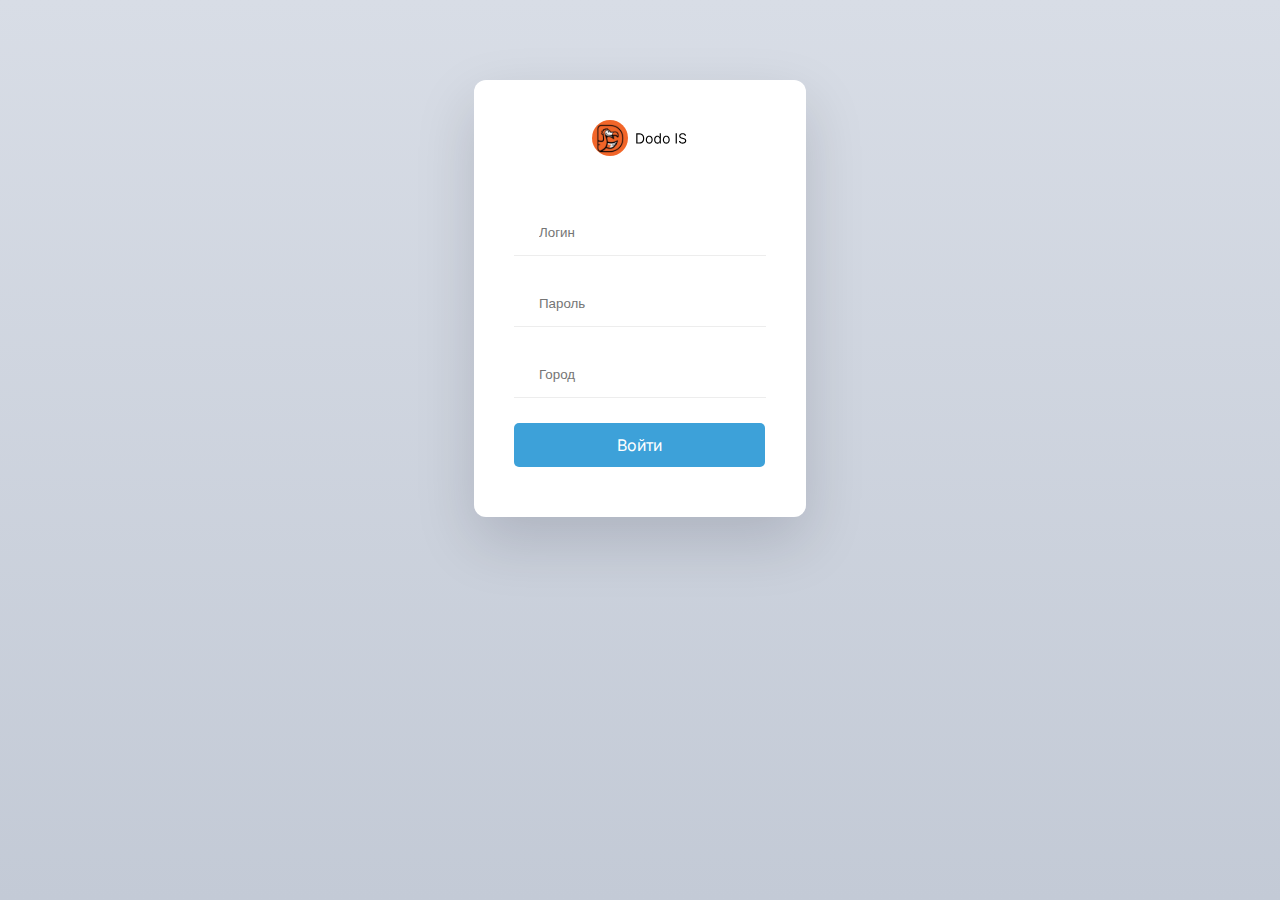
<file: index.html>
<!DOCTYPE html>
<html lang="en">
<head>
    <meta charset="UTF-8">
    <meta http-equiv="X-UA-Compatible" content="IE=edge">
    <meta name="viewport" content="width=device-width, initial-scale=1.0">
    <link rel="shortcut icon" href="img/image 1.svg" type="image/x-icon">
    <link rel="stylesheet" href="css/style.css">
    <title>Вход</title>
</head>
<body>

    <div class="container">
        <div class="logo">
            <a href=""><img src="img/logo.svg" alt=""></a>
        </div>

        <form action="" class="form">
            <input  class="form_log" type="text" placeholder="Логин">
            <input type="text" placeholder="Пароль">
            <input type="text" placeholder="Город">

            <a href="home.html" class="btn">Войти</a>
        </div>


        
        </form>

        
    </div>
    
</body>
</html>
</file>
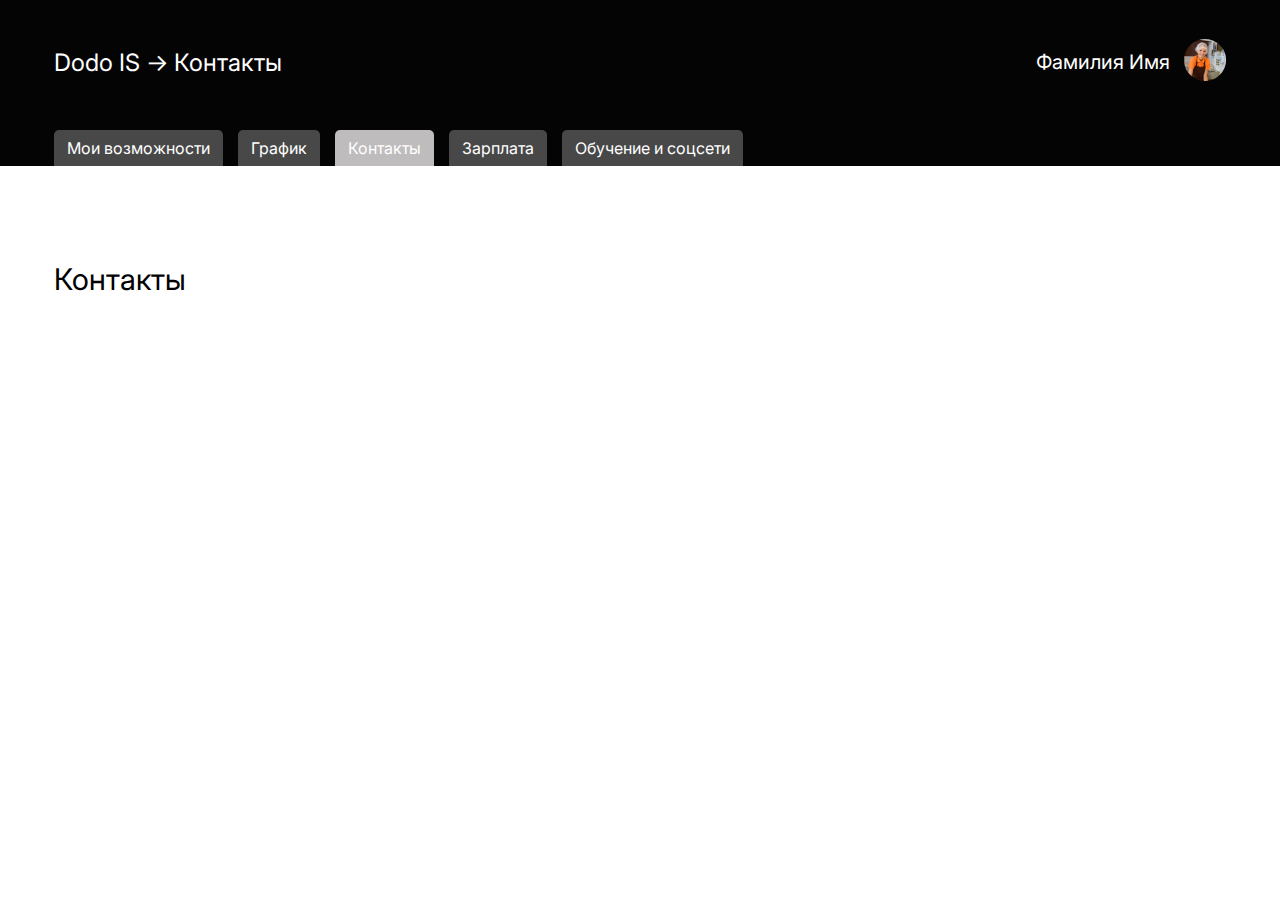
<file: Contacs.html>
<!DOCTYPE html>
<html lang="en">
<head>
    <meta charset="UTF-8">
    <meta http-equiv="X-UA-Compatible" content="IE=edge">
    <meta name="viewport" content="width=device-width, initial-scale=1.0">
    <link rel="shortcut icon" href="img/image 1.svg" type="image/x-icon">
    <link rel="stylesheet" href="css/Contacs.css">
    <title>Контакты</title>
</head>
<body>

    <header class="header">
        <div class="container">
            <div class="bootmom_header">
                <div class="left-header"><h1>Dodo IS → Контакты</h1></div>
                <div class="right">
                    <div class="account">
                        <div class="left_account">
                             <h2>Фамилия Имя</h2>
                        </div>
                        <div class="right_account">
                               <img src="img/Ellipse 4.png" alt="">
                        </div>
                    </div>

                    
                </div>
            </div>

            <div class="menu">
                <ul>
                    <li class="btn_main"><a href="home.html">Мои возможности</a></li>
                    <li class="btn_main"><a href="schedule.html">График</a></li>
                    <li  class="btn_active"><a href="Contacs.html">Контакты</a></li>
                    <li  class="btn_main"><a href="salary.html">Зарплата</a></li>
                    <li  class="btn_main"><a href="training and social networks.html">Обучение и соцсети</a></li>
                </ul>
            </div>
        </div>
    </header>

    <div class="container">
       <h1 class="title_h1">Контакты</h1>
      
    </div>
    
</body>
</html>
</file>
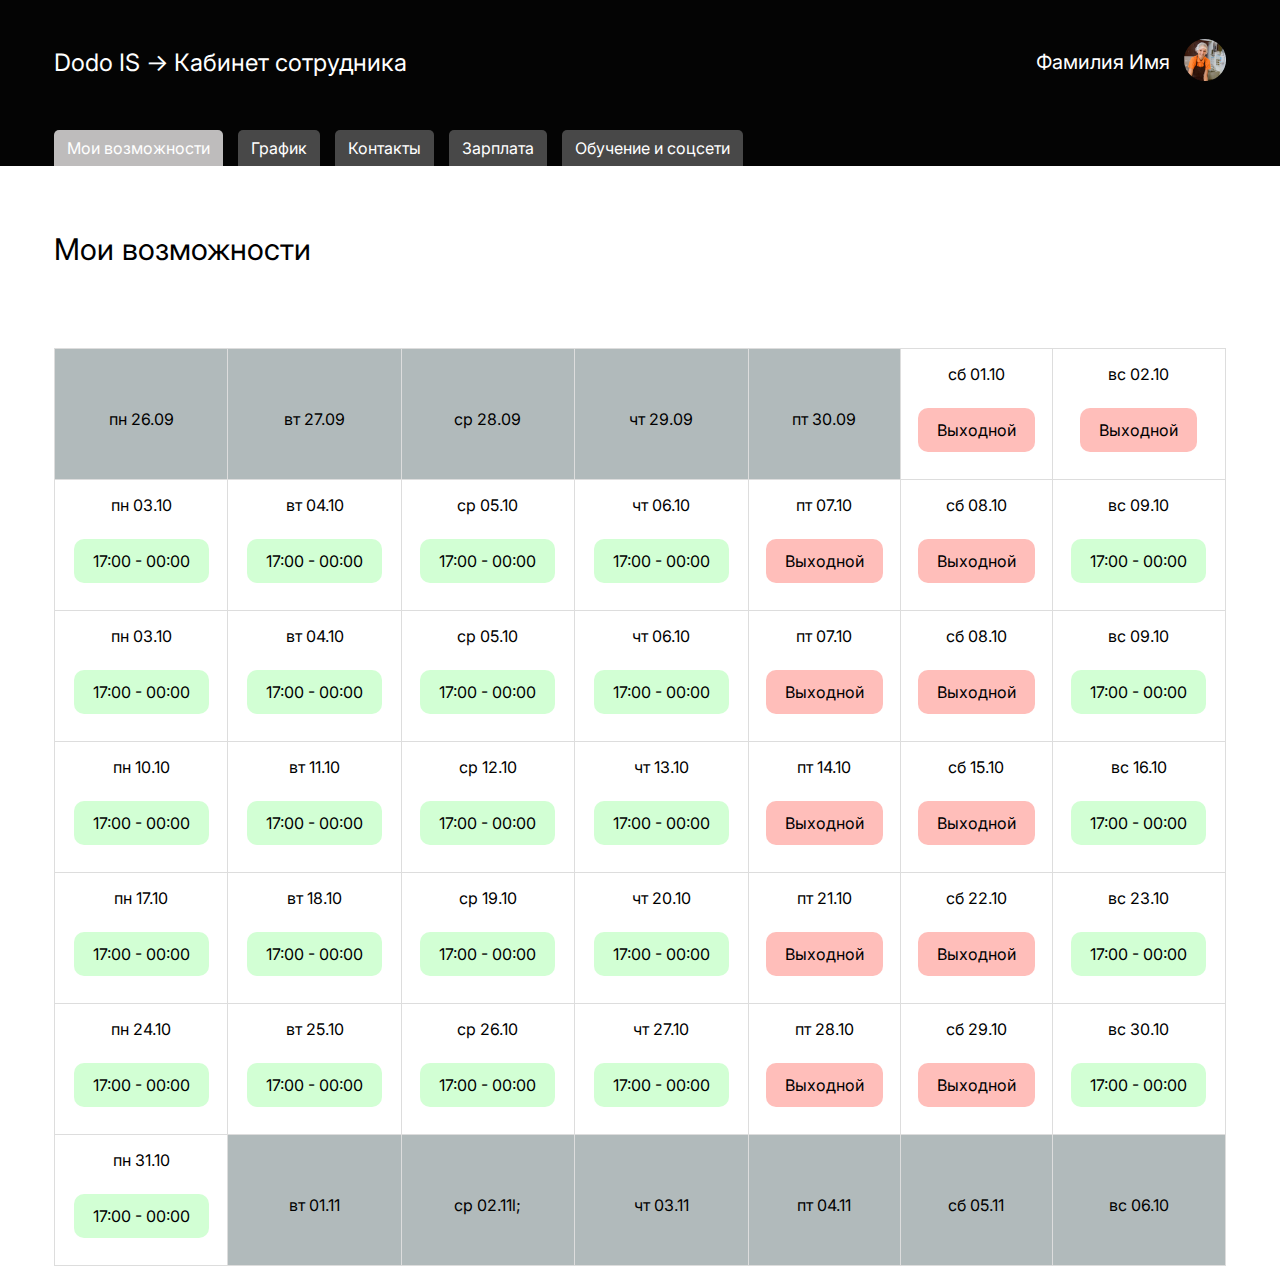
<file: home.html>
<!DOCTYPE html>
<html lang="en">
<head>
    <meta charset="UTF-8">
    <meta http-equiv="X-UA-Compatible" content="IE=edge">
    <meta name="viewport" content="width=device-width, initial-scale=1.0">
    <link rel="shortcut icon" href="img/image 1.svg" type="image/x-icon">
    <link rel="stylesheet" href="css/home.css">
    <title>Главная страница</title>
</head>
<body>

    <header class="header">
        <div class="container">
            <div class="bootmom_header">
                <div class="left-header"><h1>Dodo IS → Кабинет сотрудника</h1></div>
                <div class="right">
                    <div class="account">
                        <div class="left_account">
                             <h2>Фамилия Имя</h2>
                        </div>
                        <div class="right_account">
                               <img src="img/Ellipse 4.png" alt="">
                        </div>
                    </div>

                    
                </div>
            </div>

            <div class="menu">
                <ul>
                    <li class="btn_active"><a href="home.html">Мои возможности</a></li>
                    <li class="btn_main"><a href="schedule.html">График</a></li>
                    <li  class="btn_main"><a href="Contacs.html">Контакты</a></li>
                    <li  class="btn_main"><a href="salary.html">Зарплата</a></li>
                    <li  class="btn_main"><a href="training and social networks.html">Обучение и соцсети</a></li>
                </ul>
            </div>
        </div>
    </header>

    <div class="container">
       <h1 class="title_h1">Мои возможности</h1>
       <table class="table">
        <thead>
            <tr>
                <td class="no_time">пн 26.09
                </td>
                <td class="no_time">вт 27.09
                </td>
                <td class="no_time">ср 28.09
                </td>
                <td class="no_time">чт 29.09
                </td>
                <td class="no_time">пт 30.09
                </td>
                <td>сб 01.10
                    <div class="p_time p_time_red">
                       Выходной
                    </div>
                </td>
                <td>вс 02.10
                    <div class="p_time p_time_red">
                        Выходной
                     </div>
                </td>
            </tr>
        </thead>
        <tbody>
            <tr>
                <td>пн 03.10
                    <div class="p_time">
                        17:00 - 00:00
                    </div>
                </td>
                <td>вт 04.10 
                    <div class="p_time">
                        17:00 - 00:00
                    </div>
                </td>
                <td>ср 05.10
                    <div class="p_time">
                        17:00 - 00:00
                    </div>
                </td>
                <td>чт 06.10
                    <div class="p_time">
                        17:00 - 00:00
                    </div>
                </td>
                <td>пт 07.10
                    <div class="p_time p_time_red">
                        Выходной
                     </div>
                </td>
                <td>сб 08.10
                    <div class="p_time p_time_red">
                        Выходной
                     </div>
                </td>
                <td>вс 09.10
                    <div class="p_time">
                        17:00 - 00:00
                    </div>
                </td>
            </tr>

            <tr>
                <td>пн 03.10
                    <div class="p_time">
                        17:00 - 00:00
                    </div>
                </td>
                <td>вт 04.10 
                    <div class="p_time">
                        17:00 - 00:00
                    </div>
                </td>
                <td>ср 05.10
                    <div class="p_time">
                        17:00 - 00:00
                    </div>
                </td>
                <td>чт 06.10
                    <div class="p_time">
                        17:00 - 00:00
                    </div>
                </td>
                <td>пт 07.10
                    <div class="p_time p_time_red">
                        Выходной
                     </div>
                </td>
                <td>сб 08.10
                    <div class="p_time p_time_red">
                        Выходной
                     </div>
                </td>
                <td>вс 09.10
                    <div class="p_time">
                        17:00 - 00:00
                    </div>
                </td>
            </tr>

            <tr>
                <td>пн 10.10
                    <div class="p_time">
                        17:00 - 00:00
                    </div>
                </td>
                <td>вт 11.10 
                    <div class="p_time">
                        17:00 - 00:00
                    </div>
                </td>
                <td>ср 12.10
                    <div class="p_time">
                        17:00 - 00:00
                    </div>
                </td>
                <td>чт 13.10
                    <div class="p_time">
                        17:00 - 00:00
                    </div>
                </td>
                <td>пт 14.10
                    <div class="p_time p_time_red">
                        Выходной
                     </div>
                </td>
                <td>сб 15.10
                    <div class="p_time p_time_red">
                        Выходной
                     </div>
                </td>
                <td>вс 16.10
                    <div class="p_time">
                        17:00 - 00:00
                    </div>
                </td>
            </tr>

            <tr>
                <td>пн 17.10
                    <div class="p_time">
                        17:00 - 00:00
                    </div>
                </td>
                <td>вт 18.10 
                    <div class="p_time">
                        17:00 - 00:00
                    </div>
                </td>
                <td>ср 19.10
                    <div class="p_time">
                        17:00 - 00:00
                    </div>
                </td>
                <td>чт 20.10
                    <div class="p_time">
                        17:00 - 00:00
                    </div>
                </td>
                <td>пт 21.10
                    <div class="p_time p_time_red">
                        Выходной
                     </div>
                </td>
                <td>сб 22.10
                    <div class="p_time p_time_red">
                        Выходной
                     </div>
                </td>
                <td>вс 23.10
                    <div class="p_time">
                        17:00 - 00:00
                    </div>
                </td>
            </tr>

            <tr>
                <td>пн 24.10
                    <div class="p_time">
                        17:00 - 00:00
                    </div>
                </td>
                <td>вт 25.10 
                    <div class="p_time">
                        17:00 - 00:00
                    </div>
                </td>
                <td>ср 26.10
                    <div class="p_time">
                        17:00 - 00:00
                    </div>
                </td>
                <td>чт 27.10
                    <div class="p_time">
                        17:00 - 00:00
                    </div>
                </td>
                <td>пт 28.10
                    <div class="p_time p_time_red">
                        Выходной
                     </div>
                </td>
                <td>сб 29.10
                    <div class="p_time p_time_red">
                        Выходной
                     </div>
                </td>
                <td>вс 30.10
                    <div class="p_time">
                        17:00 - 00:00
                    </div>
                </td>
            </tr>

            <tr>
                <td>пн 31.10
                    <div class="p_time">
                        17:00 - 00:00
                    </div>
                </td>
                <td class="no_time">вт 01.11 
                   
                </td>
                <td class="no_time">ср 02.11l;
                    
                </td>
                <td class="no_time">чт 03.11
                </td>
                <td class="no_time">пт 04.11
                    
                </td>
                <td class="no_time">сб 05.11
                    
                </td>
                <td class="no_time">вс 06.10
                </td>
            </tr>
        </tbody>
    </table>
    </div>
    
</body>
</html>
</file>
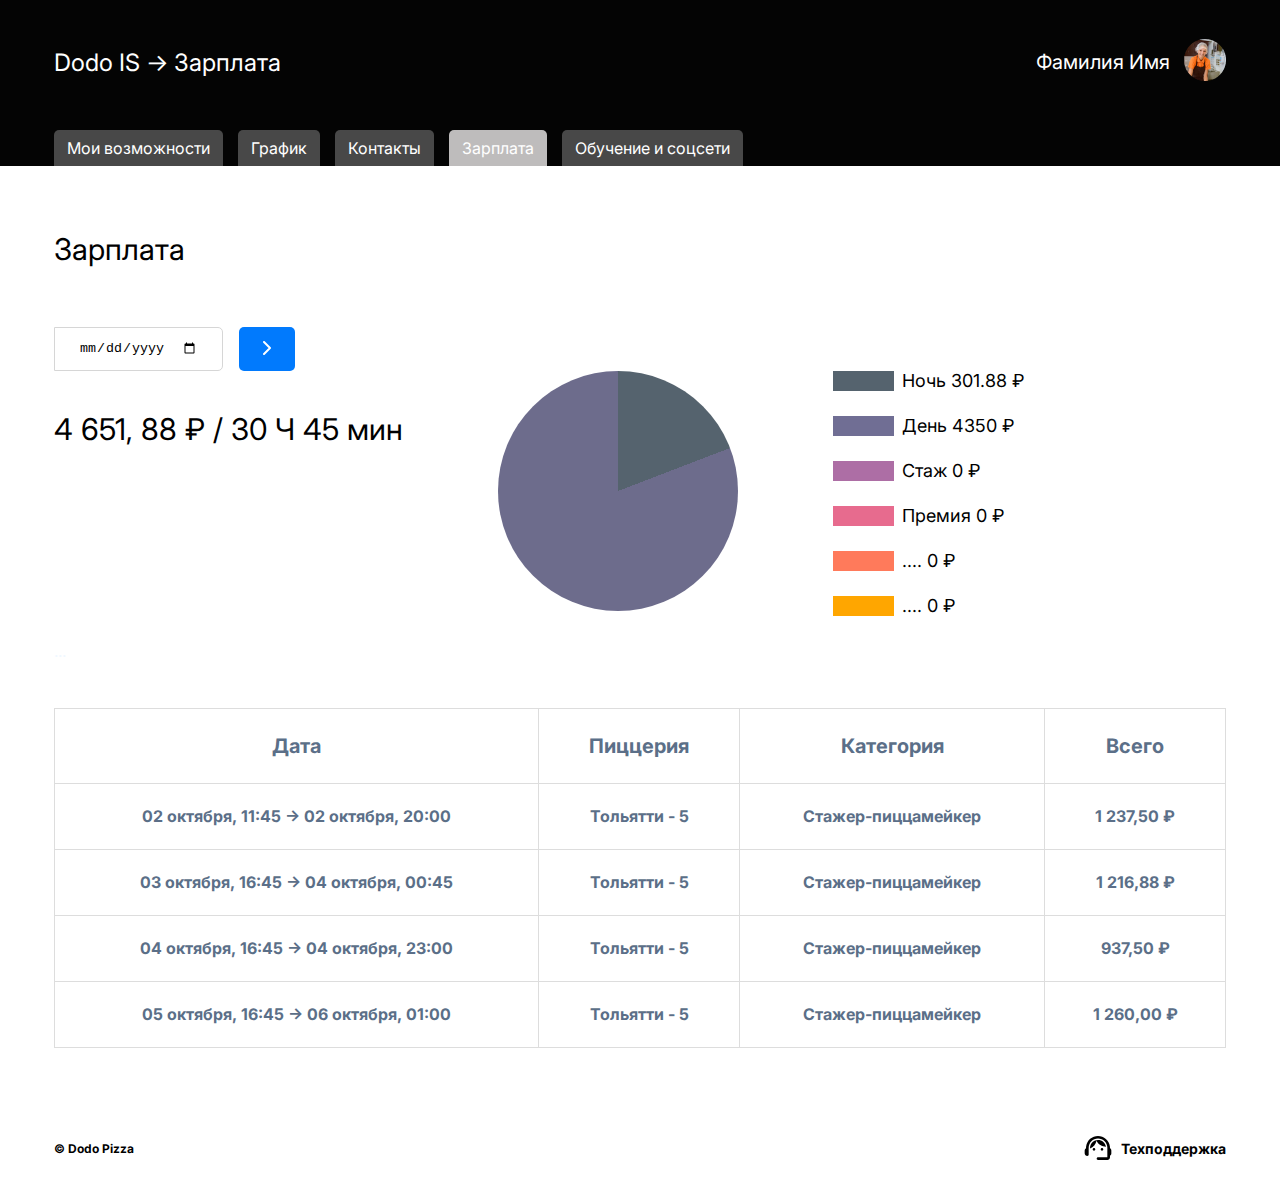
<file: salary.html>
<!DOCTYPE html>
<html lang="en">
<head>
    <meta charset="UTF-8">
    <meta http-equiv="X-UA-Compatible" content="IE=edge">
    <meta name="viewport" content="width=device-width, initial-scale=1.0">
    <link rel="shortcut icon" href="img/image 1.svg" type="image/x-icon">
    <title>Зарплата</title>
    <link rel="stylesheet" href="css/salary.css">
</head>
<body>
    <header class="header">
        <div class="container">
            <div class="bootmom_header">
                <div class="left-header"><h1>Dodo IS → Зарплата</h1></div>
                <div class="right">
                    <div class="account">
                        <div class="left_account">
                             <h2>Фамилия Имя</h2>
                        </div>
                        <div class="right_account">
                               <img src="img/Ellipse 4.png" alt="">
                        </div>
                    </div>

                    
                </div>
            </div>

            <div class="menu">
                <ul>
                    <li class="btn_main"><a href="home.html">Мои возможности</a></li>
                    <li class="btn_main"><a href="schedule.html">График</a></li>
                    <li  class="btn_main"><a href="Contacs.html">Контакты</a></li>
                    <li  class=" btn_active"><a href="salary.html">Зарплата</a></li>
                    <li  class="btn_main"><a href="training and social networks.html">Обучение и соцсети</a></li>
                </ul>
            </div>
        </div>
    </header>

    <div class="container">
        <h1 class="title_h1">Зарплата</h1>

        <div class="input">
            <input class="input_time" type="date">

            <div class="btn_here">
                <a href=""><svg width="8" height="14" viewBox="0 0 8 14" fill="none" xmlns="http://www.w3.org/2000/svg">
                    <path d="M1 13L7 7L1 1" stroke="white" stroke-width="2" stroke-linecap="round" stroke-linejoin="round"/>
                    </svg>
                </a>
            </div>
        </div>
        
        <div class="schedule_cont">
            <div class="diagr_content" style="
            display: flex;
            justify-content: space-between;
            gap: 95px;">
                <div class="price">
                    4 651, 88 ₽ / 30 Ч 45 мин
                </div>
    
                <div class="pie">
                  </div>

                  <div class="block">
                    <div class="block_1">
                        <div class="left">
                            <div class="blc"></div>
                        </div>
                        <div class="right">
                            <p>Ночь  301.88 ₽</p>
                        </div>
                    </div>

                    <div class="block_1">
                        <div class="left">
                            <div class="blc_1"></div>
                        </div>
                        <div class="right">
                            <p>День  4350 ₽</p>
                        </div>
                    </div>

                    <div class="block_1">
                        <div class="left">
                            <div class="blc_2"></div>
                        </div>
                        <div class="right">
                            <p>Стаж  0 ₽</p>
                        </div>
                    </div>

                    <div class="block_1">
                        <div class="left">
                            <div class="blc_3"></div>
                        </div>
                        <div class="right">
                            <p>Премия  0 ₽</p>
                        </div>
                    </div>

                    <div class="block_1">
                        <div class="left">
                            <div class="blc_4"></div>
                        </div>
                        <div class="right">
                            <p>....  0 ₽</p>
                        </div>
                    </div>

                    <div class="block_1">
                        <div class="left">
                            <div class="blc_5"></div>
                        </div>
                        <div class="right">
                            <p>....  0 ₽</p>
                        </div>
                    </div>
                  </div>
            </div> 
        </div>
        <table class="table">
            <thead>
                <tr>
                    <th>Дата</th>
                    <th>Пиццерия</th>
                    <th>Категория</th>
                    <th>Всего</th>
                </tr>
            </thead>
            <tbody>
                <tr>
                    <td>02 октября, 11:45 → 02 октября, 20:00  </td>
                    <td>Тольятти - 5 </td>
                    <td>Стажер-пиццамейкер</td>
                    <td>1 237,50 ₽</td>
                </tr>
                <tr>
                    <td>03 октября, 16:45 → 04 октября, 00:45  </td>
                    <td>Тольятти - 5 </td>
                    <td>Стажер-пиццамейкер</td>
                    <td>1 216,88 ₽</td>
                </tr>
                <tr>
                    <td>04 октября, 16:45 → 04 октября, 23:00</td>
                    <td>Тольятти - 5 </td>
                    <td>Стажер-пиццамейкер</td>
                    <td>937,50 ₽</td>
                </tr>
                <tr>
                    <td>05 октября, 16:45 → 06 октября, 01:00</td>
                    <td>Тольятти - 5 </td>
                    <td>Стажер-пиццамейкер</td>
                    <td>1 260,00 ₽</td>
                </tr>
                ...
            </tbody>
        </table>
    </div>

    <footer class="footer">
        <div class="container footer_container">
            <div class="left_footer">
                <p>© Dodo Pizza</p>
            </div>
            <div class="righr_footer">
                <img src="img/material-symbols_support-agent-rounded.svg" alt="">
                <a href="">Техподдержка</a>
            </div>
        </div>
    </footer>

    

</body>
</html>
</file>
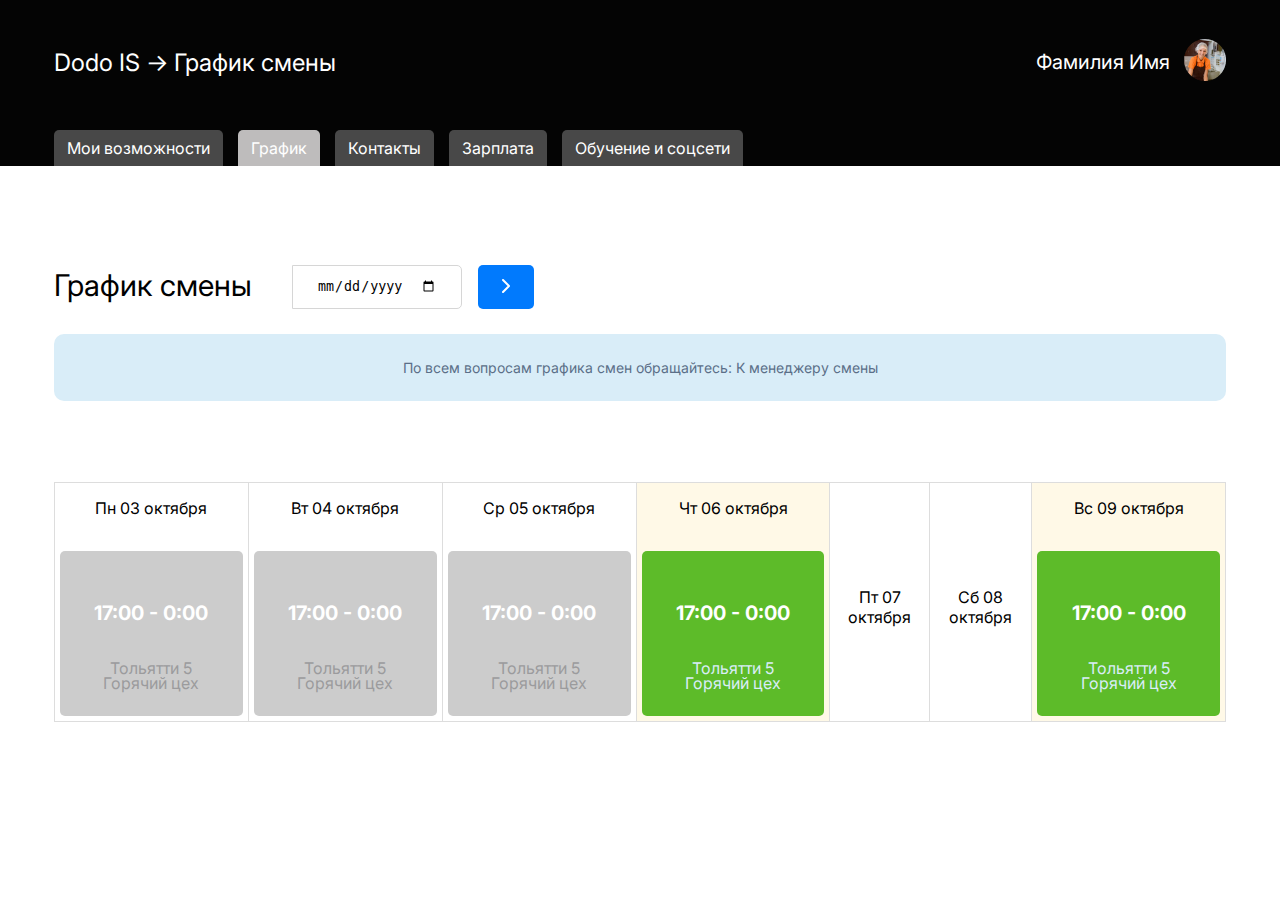
<file: schedule.html>
<!DOCTYPE html>
<html lang="en">
<head>
    <meta charset="UTF-8">
    <meta http-equiv="X-UA-Compatible" content="IE=edge">
    <meta name="viewport" content="width=device-width, initial-scale=1.0">
    <link rel="shortcut icon" href="img/image 1.svg" type="image/x-icon">
    <link rel="stylesheet" href="css/schedule.css">
    <title>Главная страница</title>
</head>
<body>

    <header class="header">
        <div class="container">
            <div class="bootmom_header">
                <div class="left-header"><h1>Dodo IS → График смены</h1></div>
                <div class="right">
                    <div class="account">
                        <div class="left_account">
                             <h2>Фамилия Имя</h2>
                        </div>
                        <div class="right_account">
                               <img src="img/Ellipse 4.png" alt="">
                        </div>
                    </div>

                    
                </div>
            </div>

            <div class="menu">
                <ul>
                    <li class="btn_main"><a href="home.html">Мои возможности</a></li>
                    <li class="btn_active"><a href="schedule.html">График</a></li>
                    <li  class="btn_main"><a href="Contacs.html">Контакты</a></li>
                    <li  class="btn_main"><a href="salary.html">Зарплата</a></li>
                    <li  class="btn_main"><a href="training and social networks.html">Обучение и соцсети</a></li>
                </ul>
            </div>
        </div>
    </header>

    <div class="container">
        <div class="scheule_cont">
                <h1 class="title_h1">График смены</h1>

                <div class="input">
                    <input class="input_time" type="date">

                    <div class="btn_here">
                        <a href=""><svg width="8" height="14" viewBox="0 0 8 14" fill="none" xmlns="http://www.w3.org/2000/svg">
                            <path d="M1 13L7 7L1 1" stroke="white" stroke-width="2" stroke-linecap="round" stroke-linejoin="round"/>
                            </svg>
                        </a>
                    </div>
                </div>     
        </div>

        <div class="info_scheule">
            <p>По всем вопросам графика смен обращайтесь: К менеджеру смены</p>
        </div>

        <table class="table">
            <thead>
                <tr>
                    <td >Пн 03 октября
                        <div class="block_info_time">
                            <p class="time">17:00 - 0:00</p>

                            <div class="txt">
                                <p>Тольятти 5 Горячий цех</p>
                            </div>
                            
                        </div>

                    </td>
                    <td>Вт 04 октября
                        <div class="block_info_time">
                            <p class="time">17:00 - 0:00</p>

                            <div class="txt">
                                <p>Тольятти 5 Горячий цех</p>
                            </div>
                            
                        </div>
                    </td>
                    <td>Ср 05 октября
                        <div class="block_info_time">
                            <p class="time">17:00 - 0:00</p>

                            <div class="txt">
                                <p>Тольятти 5 Горячий цех</p>
                            </div>
                            
                        </div>
                    </td>
                    <td class="active_td">Чт 06 октября

                        <div class="block_info_time active_card">
                            <p class="time active_time">17:00 - 0:00</p>

                            <div class="txt">
                                <p class="active_p" >Тольятти 5 Горячий цех</p>
                            </div>
                            
                        </div>
                    </td>
                    <td>Пт 07 октября
                    </td>
                    <td>Сб 08 октября                       
                    </td>
                    <td  class="active_td">Вс 09 октября

                        <div class="block_info_time active_card">
                            <p class="time active_time">17:00 - 0:00</p>

                            <div class="txt">
                                <p class="active_p" >Тольятти 5 Горячий цех</p>
                            </div>
                            
                        </div>
                       
                    </td>
                </tr>
            </thead>
            <tbody>
        </table>
    </div>
    
</body>
</html>
</file>
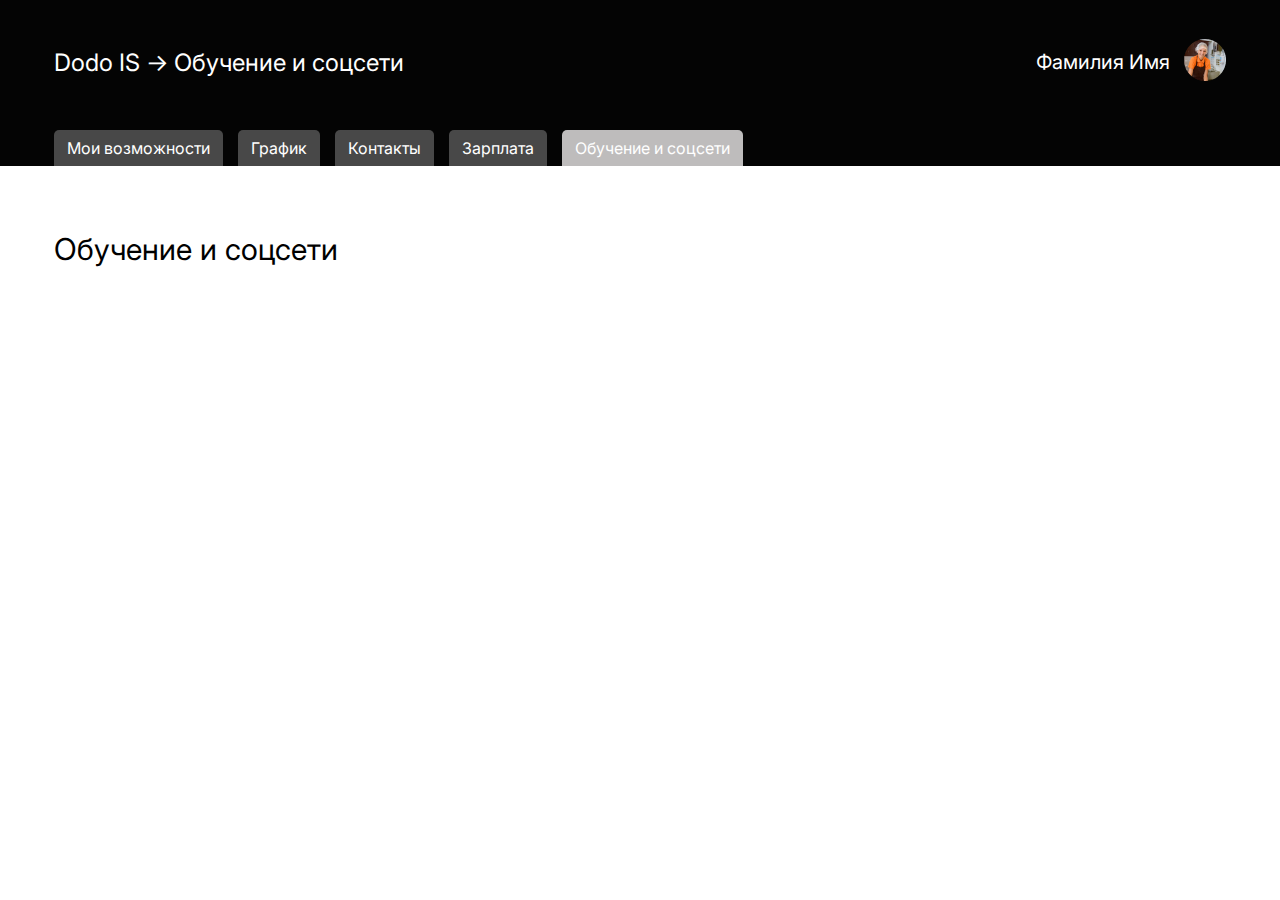
<file: training and social networks.html>
<!DOCTYPE html>
<html lang="en">
<head>
    <meta charset="UTF-8">
    <meta http-equiv="X-UA-Compatible" content="IE=edge">
    <meta name="viewport" content="width=device-width, initial-scale=1.0">
    <link rel="shortcut icon" href="img/image 1.svg" type="image/x-icon">
    <link rel="stylesheet" href="css/training and social networks.css">
    <title>Обучение и соцсети</title>
</head>
<body>

    <header class="header">
        <div class="container">
            <div class="bootmom_header">
                <div class="left-header"><h1>Dodo IS → Обучение и соцсети</h1></div>
                <div class="right">
                    <div class="account">
                        <div class="left_account">
                             <h2>Фамилия Имя</h2>
                        </div>
                        <div class="right_account">
                               <img src="img/Ellipse 4.png" alt="">
                        </div>
                    </div>

                    
                </div>
            </div>

            <div class="menu">
                <ul>
                    <li class="btn_main"><a href="home.html">Мои возможности</a></li>
                    <li class="btn_main"><a href="schedule.html">График</a></li>
                    <li  class="btn_main"><a href="Contacs.html">Контакты</a></li>
                    <li  class="btn_main"><a href="salary.html">Зарплата</a></li>
                    <li  class="btn_active"><a href="training and social networks.html">Обучение и соцсети</a></li>
                </ul>
            </div>
        </div>
    </header>

    <div class="container">
       <h1 class="title_h1">Обучение и соцсети</h1>
       
      
    </div>
    
</body>
</html>
</file>
<file: css/style.css>
@import url('https://fonts.googleapis.com/css2?family=Inter&display=swap');

*{
    padding: 0;
    margin: 0;
    box-sizing: border-box;
}

a{
    text-decoration: none;
}

body{
    font-family: 'Inter', sans-serif;
    background: linear-gradient(180deg,#d8dde6,#c3cad6) fixed;
}

.container{
    max-width: 536px;
    margin: 0 auto;
    background: #fff;
    border-radius: 12px;
    box-shadow: 0 24px 60px rgb(0 10 28 / 15%);
    box-sizing: border-box;
    margin: 80px auto auto;
    padding: 40px 40px 50px;
    position: relative;
    width: 332px;
}


.logo{
    text-align: center;
}

.form{
    width: 100%;
    display: flex;
    flex-wrap: wrap ;
    gap: 25px;
}


.form_log{
    margin-top: 50px;
}

input, .pizza{
    border-radius: 5px;
    border: 0;
    padding: 15px 25px;
    width: 300px;
    margin: 0 auto;
    border-bottom: 1px solid #ededed;
    transition: border-color .2s;
    border-bottom: 1px solid #ededed;
    outline: none;
    border-radius: 0;
}

input:focus {
    border-color: #007aff;
    border-radius: 0;
}

.option {
    font-weight: normal;
    display: block;
    white-space: nowrap;
    min-height: 1.2em;
    padding: 0px 2px 1px;
}

.card__row_big-margin-bottom {
    margin-bottom: 28px;
}

.btn{
    background: #3DA1D9;
    border-radius: 5px;
    padding: 12px 103px;
    color: #fff;
}

.btn:hover{
    background-color: #0075b9;
    transition: .3s ease-in;
}
</file>
<file: css/Contacs.css>
@import url('https://fonts.googleapis.com/css2?family=Inter&display=swap');

body::-webkit-scrollbar {
    width: 5px;              /* ширина scrollbar */
  }
  body::-webkit-scrollbar-track {
    background: #EEEEEE;        /* цвет дорожки */
  }
  body::-webkit-scrollbar-thumb {/* цвет плашки */
    border-radius: 60px;       /* закругления плашки */
    border: 3px solid #F26629;
}

*{
    padding: 0;
    margin: 0;
    box-sizing: border-box;
}

a{
    text-decoration: none;
}

li{
    list-style: none;
}

body{
    font-family: 'Inter', sans-serif;
}

.header{
    background-color: #040404;
}

.container{
    padding-right: 54px;
    padding-left: 54px;
    color: aliceblue;
    padding-top: 39px;
}

.bootmom_header{
    display: flex;
    justify-content: space-between;
    align-items: center;
}

.left-header h1{
    font-family: 'Inter';
    font-style: normal;
    font-weight: 400;
    font-size: 24px;
    line-height: 29px;
    color: #FFFFFF;
}

.account{
    display: flex;
    align-items: center;
    gap: 14px;
}

.left_account h2{
    font-family: 'Inter';
    font-style: normal;
    font-weight: 400;
    font-size: 20px;
    line-height: 24px;
    color: #FFFFFF;
}

.menu ul{
    display: flex;
    gap: 15px;
    padding-top: 45px;
}

.btn_active{
    background: #BEBCBC;
    border-radius: 5px 5px 0px 0px;
    padding: 8px 13px;
    color: #FFFFFF;
}

.btn_active:hover{
    background: #484848;
    transition: .3s ease-in;
}

.btn_active a{
    color: #FFFFFF;
}

.btn_main{
    background: #484848;
    border-radius: 5px 5px 0px 0px;
    padding: 8px 13px;
}

.btn_main a{
    color: #FFFFFF;
}

.btn_main:hover{
    background: #BEBCBC;
    transition: .3s ease-in;
}

.title_h1{
    font-family: 'Inter';
    font-style: normal;
    font-weight: 400;
    font-size: 30px;
    line-height: 36px;
    color: #000000;
    margin-top: 56px;
}
</file>
<file: css/home.css>
@import url('https://fonts.googleapis.com/css2?family=Inter&display=swap');

body::-webkit-scrollbar {
    width: 5px;              /* ширина scrollbar */
  }
  body::-webkit-scrollbar-track {
    background: #EEEEEE;        /* цвет дорожки */
  }
  body::-webkit-scrollbar-thumb {/* цвет плашки */
    border-radius: 60px;       /* закругления плашки */
    border: 3px solid #F26629;
}

*{
    padding: 0;
    margin: 0;
    box-sizing: border-box;
}

a{
    text-decoration: none;
}

li{
    list-style: none;
}

body{
    font-family: 'Inter', sans-serif;
}

.header{
    background-color: #040404;
}

.container{
    padding-right: 54px;
    padding-left: 54px;
    color: aliceblue;
    padding-top: 39px;
}

.bootmom_header{
    display: flex;
    justify-content: space-between;
    align-items: center;
}

.left-header h1{
    font-family: 'Inter';
    font-style: normal;
    font-weight: 400;
    font-size: 24px;
    line-height: 29px;
    color: #FFFFFF;
}

.account{
    display: flex;
    align-items: center;
    gap: 14px;
}

.left_account h2{
    font-family: 'Inter';
    font-style: normal;
    font-weight: 400;
    font-size: 20px;
    line-height: 24px;
    color: #FFFFFF;
}

.menu ul{
    display: flex;
    gap: 15px;
    padding-top: 45px;
}

.btn_active{
    background: #BEBCBC;
    border-radius: 5px 5px 0px 0px;
    padding: 8px 13px;
    color: #FFFFFF;
}

.btn_active:hover{
    background: #484848;
    transition: .3s ease-in;
}

.btn_active a{
    color: #FFFFFF;
}

.btn_main{
    background: #484848;
    border-radius: 5px 5px 0px 0px;
    padding: 8px 13px;
}

.btn_main a{
    color: #FFFFFF;
}

.btn_main:hover{
    background: #BEBCBC;
    transition: .3s ease-in;
}

.title_h1{
    font-family: 'Inter';
    font-style: normal;
    font-weight: 400;
    font-size: 30px;
    line-height: 36px;
    color: #000000;
    margin-top: 26px;
}

.table {
	width: 100%;
	margin-bottom: 20px;
	border: 1px solid #dddddd;
	border-collapse: collapse; 
    color: black;
    margin-top: 81px;
    text-align: center;
}

.table tr{
    height: 85px;
}
.table th {
	font-weight: bold;
	padding: 5px;
	background: #efefef;
	border: 1px solid #dddddd;
}
.table td {
	border: 1px solid #dddddd;
	padding: 5px;
    padding-top: 15px;
    
}

.p_time{
    background: linear-gradient(0deg, #D2FFD4, #D2FFD4), linear-gradient(0deg, #D2FFD4, #D2FFD4), #D2FFD4;
    border-radius: 10px;
    width: fit-content;
    padding: 12px 19px;
    display: block;
    margin: 0 auto;
    margin-top: 24px;
    margin-bottom: 22px;
}

.p_time_red{
    background: linear-gradient(0deg, #FFBEBA, #FFBEBA), linear-gradient(0deg, #D2FFD4, #D2FFD4), #D2FFD4;
    border-radius: 10px;
    width: fit-content;
    padding: 12px 19px;
    display: block;
    margin: 0 auto;
    margin-top: 24px;
    margin-bottom: 22px;
}

.no_time{
    background: #B1BABB;
}
</file>
<file: css/salary.css>
@import url('https://fonts.googleapis.com/css2?family=Inter&display=swap');

body::-webkit-scrollbar {
    width: 5px;              /* ширина scrollbar */
  }
  body::-webkit-scrollbar-track {
    background: #EEEEEE;        /* цвет дорожки */
  }
  body::-webkit-scrollbar-thumb {/* цвет плашки */
    border-radius: 60px;       /* закругления плашки */
    border: 3px solid #F26629;
}

*{
    padding: 0;
    margin: 0;
    box-sizing: border-box;
}

a{
    text-decoration: none;
}

li{
    list-style: none;
}

body{
    font-family: 'Inter', sans-serif;
}

.header{
    background-color: #040404;
}

.container{
    padding-right: 54px;
    padding-left: 54px;
    color: aliceblue;
    padding-top: 39px;
}

.bootmom_header{
    display: flex;
    justify-content: space-between;
    align-items: center;
}

.left-header h1{
    font-family: 'Inter';
    font-style: normal;
    font-weight: 400;
    font-size: 24px;
    line-height: 29px;
    color: #FFFFFF;
}

.account{
    display: flex;
    align-items: center;
    gap: 14px;
}

.left_account h2{
    font-family: 'Inter';
    font-style: normal;
    font-weight: 400;
    font-size: 20px;
    line-height: 24px;
    color: #FFFFFF;
}

.menu ul{
    display: flex;
    gap: 15px;
    padding-top: 45px;
}

.btn_active{
    background: #BEBCBC;
    border-radius: 5px 5px 0px 0px;
    padding: 8px 13px;
    color: #FFFFFF;
}

.btn_active:hover{
    background: #484848;
    transition: .3s ease-in;
}

.btn_active a{
    color: #FFFFFF;
}

.btn_main{
    background: #484848;
    border-radius: 5px 5px 0px 0px;
    padding: 8px 13px;
}

.btn_main a{
    color: #FFFFFF;
}

.btn_main:hover{
    background: #BEBCBC;
    transition: .3s ease-in;
}

.title_h1{
    font-family: 'Inter';
    font-style: normal;
    font-weight: 400;
    font-size: 30px;
    line-height: 36px;
    color: #000000;
    margin-top: 26px;
}

.input_time{
    margin-top: 60px;
    border: 1px solid #D6D6D6;
    border-radius: 0px 5px 5px 0px;
    padding: 12px 24px;
}

.btn_here{
    padding: 12px 24px;
    background: #017AFD;
    border-radius: 5px;
    width: fit-content;
    cursor: pointer;
    margin-top: 60px;
}

.btn_here:hover{
    background: #0059b8;
    transition: .3s ease-in;
}

.input{
    display: flex;
    align-items: center;
    gap: 16px;
}

.price{
    font-family: 'Inter';
    font-style: normal;
    font-weight: 400;
    font-size: 30px;
    line-height: 36px;
    color: #000000;
    margin-top: 40px;
}

.schedule_cont{
    display: flex;
    justify-content: space-between;
}

.pie {
    border-radius: 50%;
    width: 240px;
    height: 240px;
    overflow: hidden;
    background: linear-gradient(-21deg, #6D6C8C 50%, transparent 50%), linear-gradient(to right, #6D6C8C 50%, #55636E 20%);
}

.block_1{
    display: flex;
    gap: 8px;
    align-items: center;
    margin-bottom: 25px;
}

.blc{
    background: #55636E;
    width: 61px;
    height: 20px;
}

.blc_1{
    background: #706E94;
    width: 61px;
    height: 20px;
}

.blc_2{
    background: #AD6EA5;
    width: 61px;
    height: 20px;
}

.blc_2{
    background: #AD6EA5;
    width: 61px;
    height: 20px;
}

.blc_3{
    background: #E76B8E;
    width: 61px;
    height: 20px;
}

.blc_4{
    background: #FF7A5B;
    width: 61px;
    height: 20px;
}

.blc_5{
    background: #FFA600;
    width: 61px;
    height: 20px;
}

.blc_6{
    background: #AD6EA5;
    width: 61px;
    height: 20px;
}

.right p{
    font-family: 'Inter';
    font-style: normal;
    font-weight: 400;
    font-size: 18px;
    line-height: 12px;
    text-align: center;
    color: #000000;
}


.table {
	width: 100%;
	margin-bottom: 20px;
	border: 1px solid #dddddd;
	border-collapse: collapse; 
    color: #000000;
    margin-top: 47px;
}
.table th {
	border: 1px solid #dddddd;
    text-align: center;
    padding: 25px;
    font-family: 'Inter';
    font-style: normal;
    font-weight: 700;
    font-size: 20px;
    line-height: 24px;
    text-align: center;
    color: #5B6F88;
}
.table td {
	border: 1px solid #dddddd;
	padding: 5px;
    text-align: center;
    padding: 25px;
    font-family: 'Inter';
    font-style: normal;
    font-weight: 700;
    font-size: 16px;
    line-height: 15px;
    color: #5B6F88;
}


.left_footer{
    font-family: 'Inter';
    font-style: normal;
    font-weight: 700;
    font-size: 12px;
    line-height: 15px;
    color: #000000;
}

footer{
    margin-top: 20px;
    padding: 25px 0;
}


.righr_footer{
    display: flex;
    align-items: center;
    gap: 7px;
    cursor: pointer;
}

.righr_footer a{
    font-family: 'Inter';
    font-style: normal;
    font-weight: 700;
    font-size: 14px;
    line-height: 15px;
    color: #000000;
}

.footer_container{
    display: flex;
    justify-content: space-between;
    align-items: center;
}
</file>
<file: css/schedule.css>
@import url('https://fonts.googleapis.com/css2?family=Inter&display=swap');

body::-webkit-scrollbar {
    width: 5px;              /* ширина scrollbar */
  }
  body::-webkit-scrollbar-track {
    background: #EEEEEE;        /* цвет дорожки */
  }
  body::-webkit-scrollbar-thumb {/* цвет плашки */
    border-radius: 60px;       /* закругления плашки */
    border: 3px solid #F26629;
}

*{
    padding: 0;
    margin: 0;
    box-sizing: border-box;
}

a{
    text-decoration: none;
}

li{
    list-style: none;
}

body{
    font-family: 'Inter', sans-serif;
}

.header{
    background-color: #040404;
}

.container{
    padding-right: 54px;
    padding-left: 54px;
    color: aliceblue;
    padding-top: 39px;
}

.bootmom_header{
    display: flex;
    justify-content: space-between;
    align-items: center;
}

.left-header h1{
    font-family: 'Inter';
    font-style: normal;
    font-weight: 400;
    font-size: 24px;
    line-height: 29px;
    color: #FFFFFF;
}

.account{
    display: flex;
    align-items: center;
    gap: 14px;
}

.left_account h2{
    font-family: 'Inter';
    font-style: normal;
    font-weight: 400;
    font-size: 20px;
    line-height: 24px;
    color: #FFFFFF;
}

.menu ul{
    display: flex;
    gap: 15px;
    padding-top: 45px;
}

.btn_active{
    background: #BEBCBC;
    border-radius: 5px 5px 0px 0px;
    padding: 8px 13px;
    color: #FFFFFF;
}

.btn_active:hover{
    background: #484848;
    transition: .3s ease-in;
}

.btn_active a{
    color: #FFFFFF;
}

.btn_main{
    background: #484848;
    border-radius: 5px 5px 0px 0px;
    padding: 8px 13px;
}

.btn_main a{
    color: #FFFFFF;
}

.btn_main:hover{
    background: #BEBCBC;
    transition: .3s ease-in;
}

.title_h1{
    font-family: 'Inter';
    font-style: normal;
    font-weight: 400;
    font-size: 30px;
    line-height: 36px;
    color: #000000;
    margin-top: 26px;
}

.scheule_cont{
    display: flex;
    align-items: center;
    gap: 40px;
}

.input{
    display: flex;
    align-items: center;
    gap: 16px;
}
.input_time{
    margin-top: 60px;
    border: 1px solid #D6D6D6;
    border-radius: 0px 5px 5px 0px;
    padding: 12px 24px;
}

.btn_here{
    padding: 12px 24px;
    background: #017AFD;
    border-radius: 5px;
    width: fit-content;
    cursor: pointer;
    margin-top: 60px;
}

.btn_here:hover{
    background: #0059b8;
    transition: .3s ease-in;
}

.info_scheule{
    width: 100%;
    background: #D9EDF8;
    border-radius: 10px;
    padding: 25px;
    margin-top: 25px;
}

.info_scheule p{     
    font-family: 'Inter';
    font-style: normal;
    font-weight: 400;
    font-size: 14px;
    line-height: 17px;
    text-align: center;
    color: #5B6F88;
}

.container{
    padding-right: 54px;
    padding-left: 54px;
    color: aliceblue;
    padding-top: 39px;
}

.bootmom_header{
    display: flex;
    justify-content: space-between;
    align-items: center;
}

.left-header h1{
    font-family: 'Inter';
    font-style: normal;
    font-weight: 400;
    font-size: 24px;
    line-height: 29px;
    color: #FFFFFF;
}

.account{
    display: flex;
    align-items: center;
    gap: 14px;
}

.left_account h2{
    font-family: 'Inter';
    font-style: normal;
    font-weight: 400;
    font-size: 20px;
    line-height: 24px;
    color: #FFFFFF;
}

.menu ul{
    display: flex;
    gap: 15px;
    padding-top: 45px;
}

.btn_active{
    background: #BEBCBC;
    border-radius: 5px 5px 0px 0px;
    padding: 8px 13px;
    color: #FFFFFF;
}

.btn_active:hover{
    background: #484848;
    transition: .3s ease-in;
}

.btn_active a{
    color: #FFFFFF;
}

.btn_main{
    background: #484848;
    border-radius: 5px 5px 0px 0px;
    padding: 8px 13px;
}

.btn_main a{
    color: #FFFFFF;
}

.btn_main:hover{
    background: #BEBCBC;
    transition: .3s ease-in;
}

.title_h1{
    font-family: 'Inter';
    font-style: normal;
    font-weight: 400;
    font-size: 30px;
    line-height: 36px;
    color: #000000;
    margin-top: 56px;
}

.table {
	width: 100%;
	margin-bottom: 20px;
	border: 1px solid #dddddd;
	border-collapse: collapse; 
    color: black;
    margin-top: 81px;
    text-align: center;
    font-size: 16px;
}

.table tr{
    height: 85px;
}
.table th {
	font-weight: bold;
	padding: 5px;
	background: #efefef;
	border: 1px solid #dddddd;
}
.table td {
	border: 1px solid #dddddd;
	padding: 5px;
    padding-top: 15px;
    
}

.block_info_time{
   width: 100%;
   background: #CCCCCC;
   border-radius: 5px;
   margin-top: 33px;
   padding: 25px;
}

.time{
    text-align: center;
    padding-top: 30px;
    font-family: 'Inter';
    font-style: normal;
    font-weight: 700;
    font-size: 20px;
    line-height: 15px;
    color: #FFFFFF;
}

.txt{
    padding-top: 40px;
    font-family: 'Inter';
    font-style: normal;
    font-weight: 400;
    font-size: 16px;
    line-height: 15px;
    text-align: center;
    color: #9B9B9D;
}

.active_td{
    background-color: #FFF9E7;
}

.active_card{
    background: #5DBB29;
}

.active_p{
    color: #D9EDF8;
}
</file>
<file: css/training and social networks.css>
@import url('https://fonts.googleapis.com/css2?family=Inter&display=swap');

body::-webkit-scrollbar {
    width: 5px;              /* ширина scrollbar */
  }
  body::-webkit-scrollbar-track {
    background: #EEEEEE;        /* цвет дорожки */
  }
  body::-webkit-scrollbar-thumb {/* цвет плашки */
    border-radius: 60px;       /* закругления плашки */
    border: 3px solid #F26629;
}

*{
    padding: 0;
    margin: 0;
    box-sizing: border-box;
}

a{
    text-decoration: none;
}

li{
    list-style: none;
}

body{
    font-family: 'Inter', sans-serif;
}

.header{
    background-color: #040404;
}

.container{
    padding-right: 54px;
    padding-left: 54px;
    color: aliceblue;
    padding-top: 39px;
}

.bootmom_header{
    display: flex;
    justify-content: space-between;
    align-items: center;
}

.left-header h1{
    font-family: 'Inter';
    font-style: normal;
    font-weight: 400;
    font-size: 24px;
    line-height: 29px;
    color: #FFFFFF;
}

.account{
    display: flex;
    align-items: center;
    gap: 14px;
}

.left_account h2{
    font-family: 'Inter';
    font-style: normal;
    font-weight: 400;
    font-size: 20px;
    line-height: 24px;
    color: #FFFFFF;
}

.menu ul{
    display: flex;
    gap: 15px;
    padding-top: 45px;
}

.btn_active{
    background: #BEBCBC;
    border-radius: 5px 5px 0px 0px;
    padding: 8px 13px;
    color: #FFFFFF;
}

.btn_active:hover{
    background: #484848;
    transition: .3s ease-in;
}

.btn_active a{
    color: #FFFFFF;
}

.btn_main{
    background: #484848;
    border-radius: 5px 5px 0px 0px;
    padding: 8px 13px;
}

.btn_main a{
    color: #FFFFFF;
}

.btn_main:hover{
    background: #BEBCBC;
    transition: .3s ease-in;
}

.title_h1{
    font-family: 'Inter';
    font-style: normal;
    font-weight: 400;
    font-size: 30px;
    line-height: 36px;
    color: #000000;
    margin-top: 26px;
}
</file>
